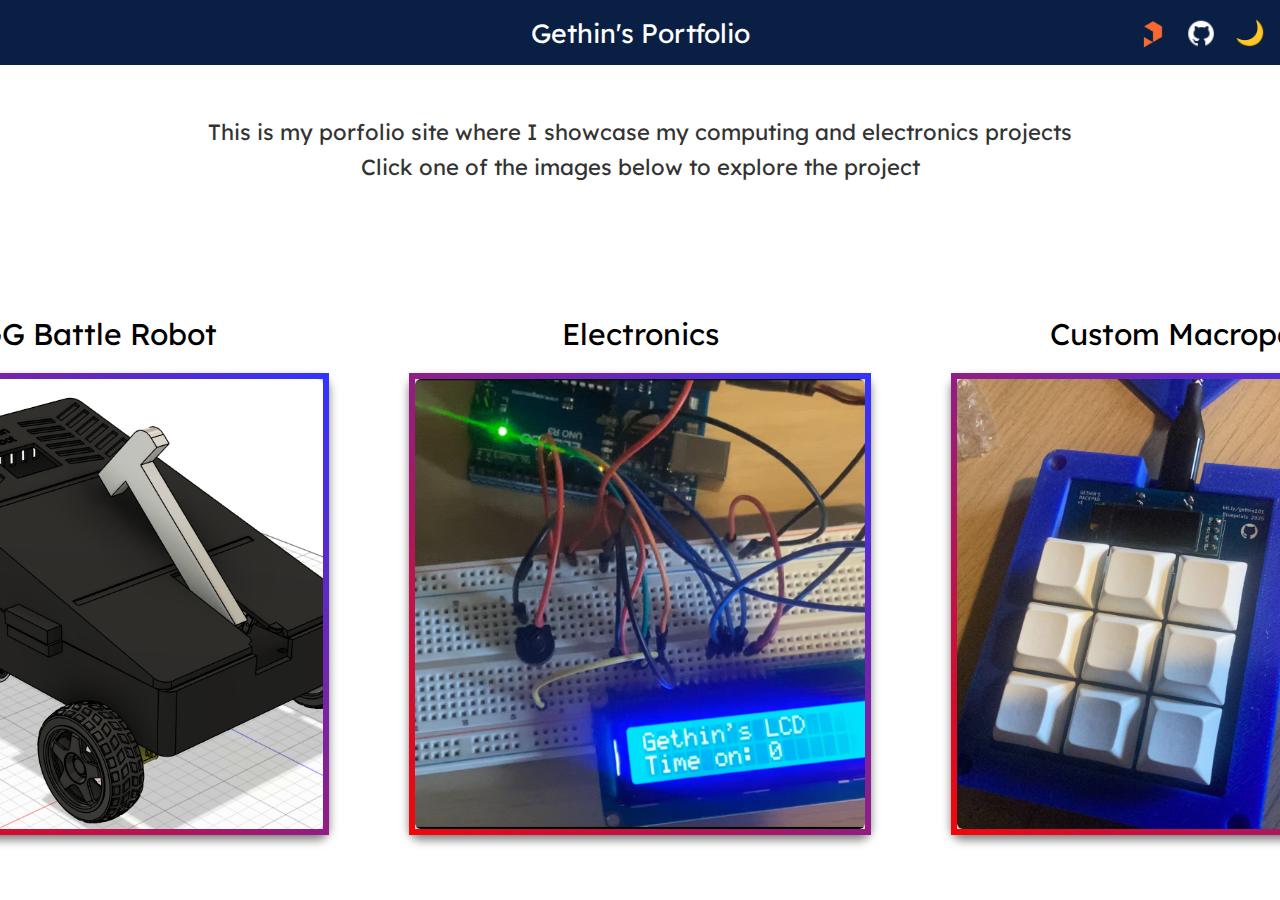
<file: index.html>
<!DOCTYPE html>
<html>
<head>
  <title>Gethin Portfolio</title>

  <link href="https://fonts.googleapis.com/css2?family=Lexend:wght@400;600;700&display=swap" rel="stylesheet">

  <style>
     body {
      margin: 0;
      transition: background-color 0.7s ease, color 0.7s ease;
      }



   .header {
    background-color: #0a1f44;
    color: white;
    height: 65px;
    display: flex;
    justify-content: center;
    align-items: center;
    position: relative; /* right */
    font-family: "Lexend", sans-serif;
    transition: background-color 0.5s ease;
   }

   .title {
     font-size: 20pt;
     margin: 0;
   }

   .header-icons {
    position: absolute;
    right: 10px;
    top: 50%;
    transform: translateY(-50%);
    display: flex;
    gap: 15px;
   } 

   .header-icons img {
    width: 32px;
    height: 32px;
    transition: transform 0.2s ease;
   }

   .header-icons a:nth-child(2) img {
    filter: invert(1);
   }

   .header-icons a img {
     margin-top: 8px;
    }

   .header-icons img:hover {
    transform: scale(1.15);
    cursor: pointer;
   }

   .icon-group {
    display: flex;
    gap: 15px;
    margin-right: 8px;
   }

   
   .icon-group a:first-child img {
     width: 35px;
     height: 35px;
    }
   


   #darkToggle {
     background: none;
     border: none;
     color: white;
     font-size: 24px;
     cursor: pointer;
     transition: transform 0.2s ease; translateX(-2px);
    }

   #darkToggle:hover {
    transform: scale(1.2);
    }

   .moon-wrap {
    width: 40px;
    display: flex;
    justify-content: center;
    margin-left: -10px;
   }

   
   .image-box1 {
    display: flex;
    justify-content: center;
    gap: 80px; /* gap between */
    margin-top: 100px; /* high or low on page */
   } 

   .square {
    box-shadow: 0 5px 10px rgba(0, 0, 0, 0.5);
    width: 450px;
    height: 450px;
    background-color: #d9d9d9;
    border-radius: 10px;
    display: flex;
    justify-content: center;
    align-items: center;
    font-size: 18pt;
    color: black;
    text-decoration: none;
    font-weight: bold;
    overflow: hidden;
    border: 6px solid;
    border-image: linear-gradient(45deg, #F0070A, #3333ff) 1; /*redblue*/
    border-radius: 12px;
    transition: background-color 0.5s ease, transform 0.5s ease, border-image 0.6s ease;
   }
 

   .square:hover { /* when mouse over */
     box-shadow: 0 25px 25px rgba(0, 0, 0, 0.3);
     border-image: linear-gradient(45deg, #33cccc, #6600cc) 1;
     transform: scale(1.05);
     cursor: pointer;
    }


   .square img {
     width: 100%;
     height: 100%;
     object-fit: cover
   }

 
    .item a {
     display: flex;
     flex-direction: column;
     align-items: center;
     text-decoration: none;
    }
 

    .label {
     font-size: 30px;
     font-weight: 400;
     margin-bottom: 20px;
     color:black;
     font-family: "Lexend", serif;
     transition: color 0.8s ease, transform 0.5s ease;
    }
 
    .label:hover {
      color: #000066;
      transform: scale(1.15);
     }
  

    .intro {
      max-width: 900px;
      margin: 50px auto 0px;
      padding: 0 20px;
      font-family: "Lexend", sans-serif;
      font-size: 22px;
      line-height: 1.6;
      text-align: center;
      color: #333;
      transition: color 0.5s ease, border-image 0.5s ease;
     }

    
/* DARK MODE */ 
  
    .dark-mode {
      background-color: #0b0b0d;
      color: #e6e6e6;
     }

    .dark-mode .header {
      background-color: #b5b5b5;
     }

    .dark-mode .intro {
      color: #ddd;
      border-image: linear-gradient(45deg, #00aaff, #7700ff) 1;
     }

    .dark-mode .label {
      color: #e6e6e6;
     }

    .dark-mode .square {
      background-color: #1a1a1d;
      border-image: linear-gradient(45deg, #00aaff, #7700ff) 1;
     }
    
    .dark-mode .title {
      color: black;
     }



  </style>
</head>
<body>

 <div class="header">
  <p class="title">Gethin's Portfolio</p>

  <div class="header-icons">
    
  <div class="icon-group">
   <a href="https://www.printables.com/@Gethin_4065401" target="_blank">
     <img src="Images/printables.png" alt="Printables">
   </a>


   <a href="https://github.com/gethin101" target="_blank">
     <img src="Images/github.png" alt="GitHub">
   </a>
  </div>

 <div class="moon-wrap">
   <button id="darkToggle">🌙</button>
   </div>
  </div>
</div>

 
  <div class="intro">
   <p>
     This is my porfolio site where I showcase my computing and electronics projects</br>
     Click one of the images below to explore the project</br>
   </p>
  </div>


<div class="image-box1">

 <div class="item">
  <a href="robot.html" style="text-decoration: none;">
    <p class="label">GG Battle Robot</p>
    <div class="square">
    <img src="Images/image_1.png" alt="Battle Robot">
    </div>
  </a>
 </div>


 <div class="item">
  <a href="electronics.html" style="text-decoration: none;">
    <p class="label">Electronics</p>
    <div class="square">
    <img src="Images/image_2.jpeg" alt="Electronics (lcd)">
    </div>
  </a>
 </div>


 <div class="item">
  <a href="macropad.html" style="text-decoration: none;">
    <p class="label">Custom Macropad</p>
    <div class="square">
    <img src="Images/image_3.jpeg" alt="hackpad">
    </div>
  </a>
 </div>

</div>

<script>
  const toggle = document.getElementById("darkToggle");

  toggle.addEventListener("click", () => {
    document.body.classList.toggle("dark-mode");

    // swap icon
    if (document.body.classList.contains("dark-mode")) {
      toggle.textContent = "☀️";
     } else {
      toggle.textContent = "🌙";
     }
   });
</script>



</body>
</file>
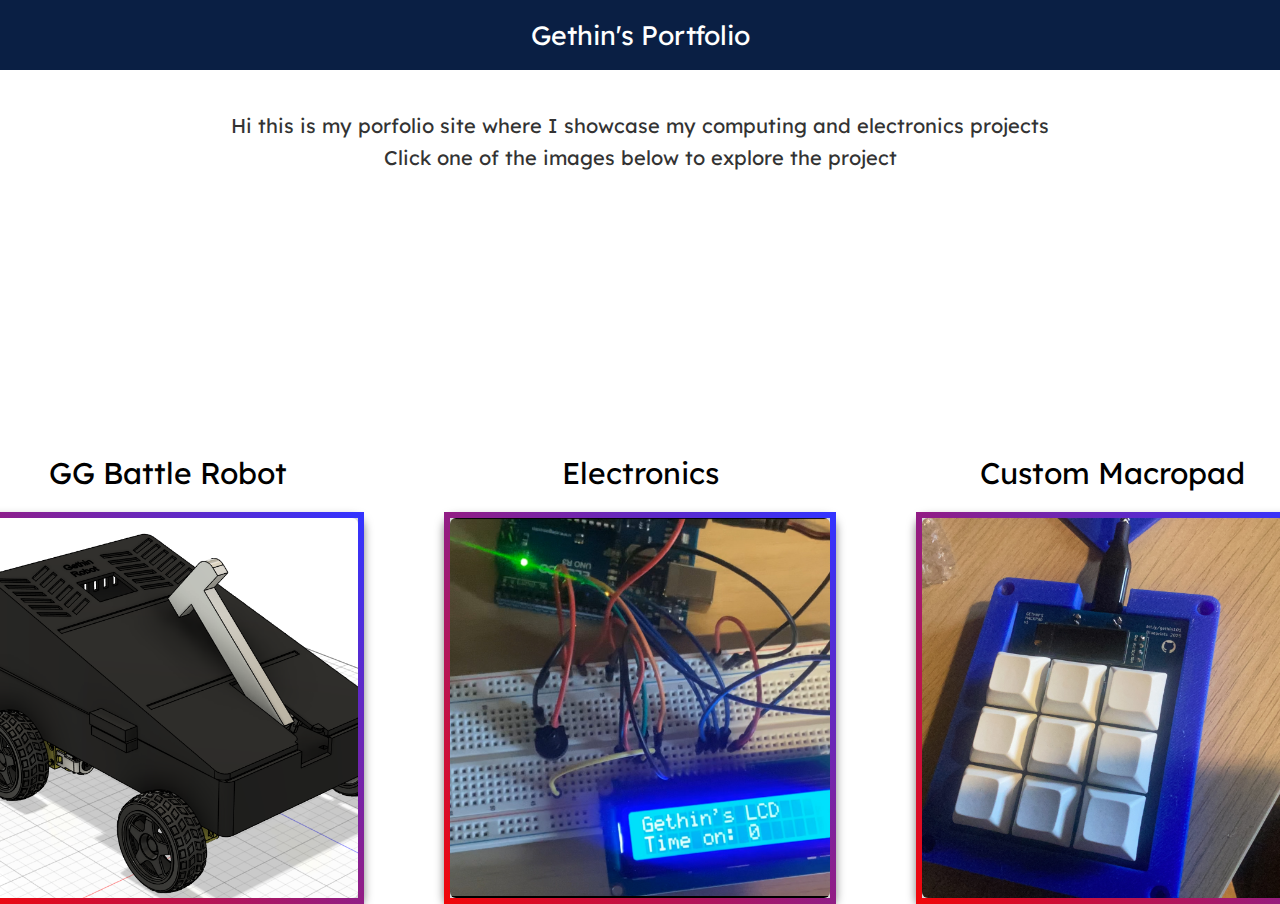
<file: portfolio.html>
<!DOCTYPE html>
<html>
<head>
  <title>Gethin Portfolio</title>

  <link href="https://fonts.googleapis.com/css2?family=Lexend:wght@400;600;700&display=swap" rel="stylesheet">

  <style>
   body {
    margin: 0;
   }
   
   .image-box1 {
    display: flex;
    justify-content: center;
    gap: 80px; /* gap between */
    margin-top: 250px; /* high or low on page */
   } 

   .square {
    box-shadow: 0 5px 10px rgba(0, 0, 0, 0.5);
    width: 380px;
    height: 380px;
    background-color: #d9d9d9;
    border-radius: 10px;
    display: flex;
    justify-content: center;
    align-items: center;
    font-size: 18pt;
    color: black;
    text-decoration: none;
    font-weight: bold;
    overflow: hidden;
    border: 6px solid;
    border-image: linear-gradient(45deg, #F0070A, #3333ff) 1; /*redblue*/
    border-radius: 12px;
    transition: transform 0.3s ease, border-image 0.5s ease; /* transform = size, border-image = color */
   }
 

   .square:hover { /* when mouse over */
     box-shadow: 0 25px 25px rgba(0, 0, 0, 0.3);
     border-image: linear-gradient(45deg, #33cccc, #6600cc) 1;
     transform: scale(1.05);
     cursor: pointer;
    }


   .square img {
     width: 100%;
     height: 100%;
     object-fit: cover
   }

 
    .item a {
     display: flex;
     flex-direction: column;
     align-items: center;
     text-decoration: none;
    }
 


    .label {
     font-size: 30px;
     font-weight: 400;
     margin-bottom: 20px;
     color:black;
     font-family: "Lexend", serif;
     transition: all 0.3s ease;
    }
 
    .label:hover {
      color: #000066;
      transform: scale(1.15);
      transition: all 0.3s ease;
     }
  

    .intro {
      max-width: 900px;
      margin: 40px auto 0;
      padding: 0 20px;
      font-family: "Lexend", sans-serif;
      font-size: 20px;
      line-height: 1.6;
      text-align: center;
      color: #333;
     }

  </style>
</head>
<body>

 <div style="background-color: #0a1f44; color:white; height:60px; font-size: 20pt; display: flex; justify-content: center; align-items: center; padding: 5px; margin: 0; font-family: 'Lexend', sans-serif;">
  <p>Gethin's Portfolio</p>
 </div>

 
  <div class="intro">
   <p>
     Hi this is my porfolio site where I showcase my computing and electronics projects</br>
     Click one of the images below to explore the project</br>
   </p>
  </div>


<div class="image-box1">

 <div class="item">
  <a href="robot.html" style="text-decoration: none;">
    <p class="label">GG Battle Robot</p>
    <div class="square">
    <img src="Images/image_1.png" alt="Battle Robot">
    </div>
  </a>
 </div>


 <div class="item">
  <a href="electronics.html" style="text-decoration: none;">
    <p class="label">Electronics</p>
    <div class="square">
    <img src="Images/image_2.jpeg" alt="Electronics (lcd)">
    </div>
  </a>
 </div>


 <div class="item">
  <a href="macropad.html" style="text-decoration: none;">
    <p class="label">Custom Macropad</p>
    <div class="square">
    <img src="Images/image_3.jpeg" alt="hackpad">
    </div>
  </a>
 </div>

</div>

</body>
</file>
